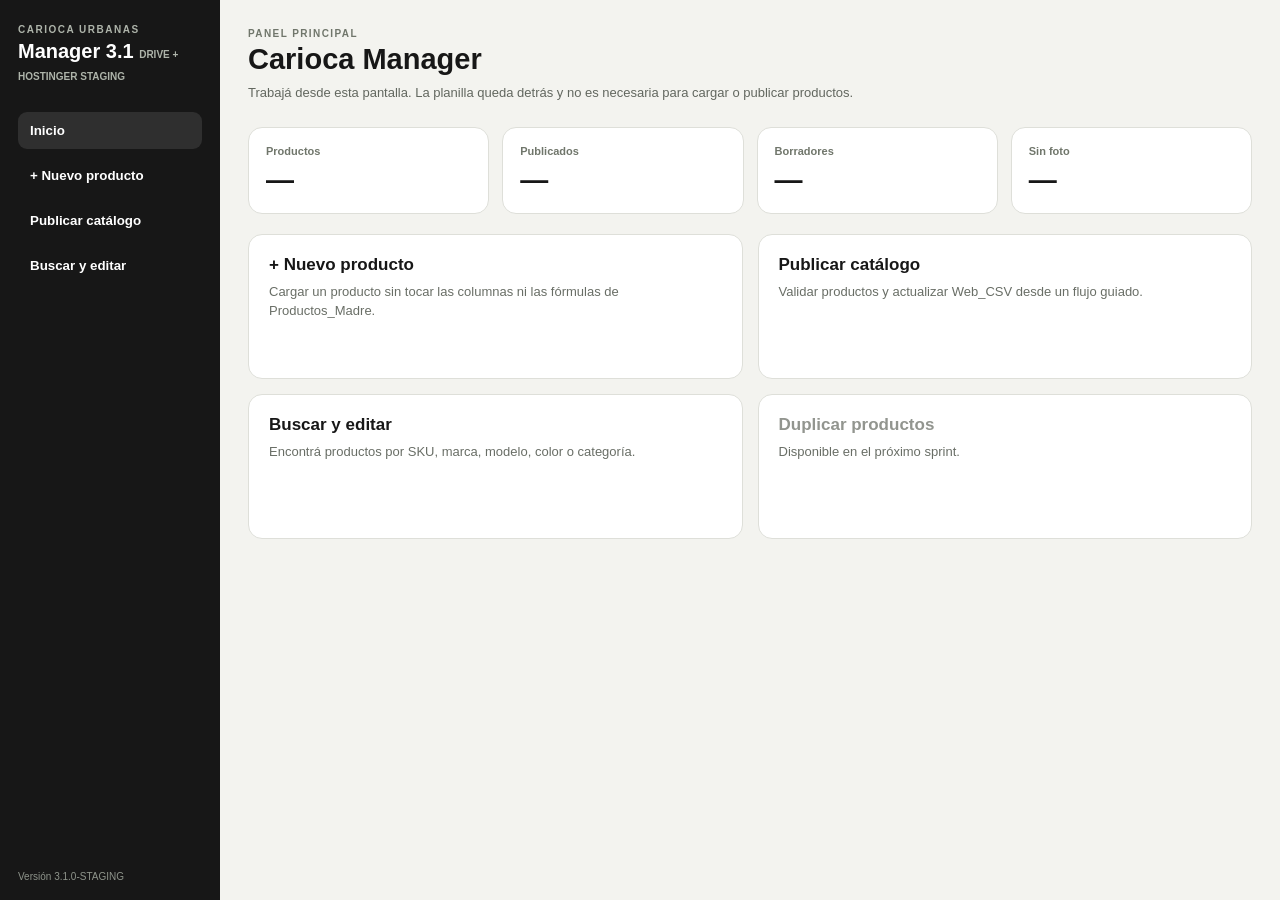
<file: apps-script/CariocaManagerWeb_3_1_STAGING.html>
<!DOCTYPE html>
<html lang="es">
<head>
  <base target="_top">
  <meta charset="UTF-8">
  <style>
    :root {
      --ink: #171717;
      --muted: #70766b;
      --line: #dedfd9;
      --soft: #f5f5f1;
      --success: #1f7a45;
      --danger: #b42318;
      --warning: #9a6700;
    }

    * { box-sizing: border-box; }

    body {
      margin: 0;
      color: var(--ink);
      background: #f3f3ef;
      font-family: Arial, Helvetica, sans-serif;
      font-size: 13px;
      overflow: auto;
    }

    .app {
      display: grid;
      grid-template-columns: 220px 1fr;
      min-height: 100vh;
    }

    aside {
      padding: 24px 18px;
      background: #171717;
      color: #fff;
    }

    .brand-small {
      margin: 0 0 5px;
      color: #aeb4aa;
      font-size: 10px;
      font-weight: 800;
      letter-spacing: 1.5px;
    }

    .brand {
      margin: 0 0 28px;
      font-size: 20px;
      line-height: 1.1;
    }

    nav button {
      width: 100%;
      margin-bottom: 8px;
      padding: 11px 12px;
      border: 0;
      border-radius: 9px;
      color: #fff;
      background: transparent;
      text-align: left;
      font-weight: 700;
      cursor: pointer;
    }

    nav button:hover,
    nav button.active {
      background: rgba(255,255,255,.1);
    }

    nav button:disabled {
      color: #777;
      cursor: default;
    }

    main {
      min-height: 100vh;
      overflow: auto;
      padding: 28px;
    }

    .view { display: none; }
    .view.active { display: block; }

    .top {
      display: flex;
      justify-content: space-between;
      gap: 20px;
      align-items: flex-start;
      margin-bottom: 24px;
    }

    .eyebrow {
      margin: 0 0 5px;
      color: var(--muted);
      font-size: 10px;
      font-weight: 800;
      letter-spacing: 1.4px;
      text-transform: uppercase;
    }

    h1 {
      margin: 0;
      font-size: 29px;
      line-height: 1.1;
    }

    .sub {
      max-width: 620px;
      margin: 8px 0 0;
      color: #62675f;
      line-height: 1.45;
    }

    .close {
      border: 1px solid var(--line);
      border-radius: 9px;
      padding: 9px 13px;
      background: #fff;
      cursor: pointer;
      font-weight: 700;
    }

    .kpis {
      display: grid;
      grid-template-columns: repeat(4, 1fr);
      gap: 13px;
      margin-bottom: 20px;
    }

    .card,
    .panel {
      border: 1px solid var(--line);
      border-radius: 14px;
      background: #fff;
    }

    .card { padding: 17px; }

    .card span {
      display: block;
      color: var(--muted);
      font-size: 11px;
      font-weight: 700;
    }

    .card strong {
      display: block;
      margin-top: 7px;
      font-size: 28px;
    }

    .actions-grid {
      display: grid;
      grid-template-columns: repeat(2, 1fr);
      gap: 15px;
    }

    .action-card {
      min-height: 145px;
      padding: 20px;
      border: 1px solid var(--line);
      border-radius: 14px;
      background: #fff;
      cursor: pointer;
    }

    .action-card:hover {
      border-color: #969c91;
      transform: translateY(-1px);
    }

    .action-card.disabled {
      color: #92958f;
      cursor: default;
    }

    .action-card h3 {
      margin: 0 0 8px;
      font-size: 17px;
    }

    .action-card p {
      margin: 0;
      color: #696e66;
      line-height: 1.45;
    }

    .form-grid {
      display: grid;
      grid-template-columns: 1fr 1fr;
      gap: 11px;
    }

    .full { grid-column: 1 / -1; }

    .panel {
      margin-bottom: 14px;
      padding: 17px;
    }

    .panel h2 {
      margin: 0 0 14px;
      font-size: 14px;
    }

    label {
      display: block;
      margin-bottom: 5px;
      color: #444;
      font-size: 11px;
      font-weight: 700;
    }

    input,
    select,
    textarea {
      width: 100%;
      min-height: 38px;
      border: 1px solid var(--line);
      border-radius: 9px;
      padding: 9px 10px;
      color: var(--ink);
      background: #fff;
      font: inherit;
      outline: none;
    }

    textarea {
      min-height: 70px;
      resize: vertical;
    }

    input:focus,
    select:focus,
    textarea:focus {
      border-color: var(--muted);
      box-shadow: 0 0 0 3px rgba(112,118,107,.12);
    }

    .checks {
      display: flex;
      flex-wrap: wrap;
      gap: 8px;
    }

    .check {
      display: inline-flex;
      align-items: center;
      gap: 6px;
      padding: 8px 10px;
      border: 1px solid var(--line);
      border-radius: 999px;
      background: var(--soft);
      font-weight: 700;
    }

    .check input {
      width: auto;
      min-height: auto;
      margin: 0;
    }

    .preview {
      display: none;
      width: 100%;
      max-height: 220px;
      margin-top: 10px;
      object-fit: contain;
      border-radius: 10px;
      background: var(--soft);
    }

    .image-upload-grid {
      display: grid;
      gap: 14px;
    }

    .image-slot {
      padding: 14px;
      border: 1px solid var(--line);
      border-radius: 12px;
      background: #fff;
    }

    .image-slot__header {
      display: flex;
      align-items: center;
      justify-content: space-between;
      gap: 12px;
      margin-bottom: 8px;
    }

    .image-slot__current {
      margin-top: 10px;
      color: var(--muted);
      font-size: 12px;
    }

    .image-slot__preview {
      display: none;
      width: 100%;
      max-height: 220px;
      margin-top: 10px;
      object-fit: contain;
      border-radius: 10px;
      background: var(--soft);
    }

    .image-slot__delete {
      display: none;
      margin-top: 10px;
    }

    .image-help {
      margin: 0 0 12px;
      color: var(--muted);
      font-size: 12px;
      line-height: 1.5;
    }

    .form-actions {
      display: flex;
      justify-content: flex-end;
      gap: 10px;
      position: sticky;
      bottom: -28px;
      margin: 20px -28px -28px;
      padding: 15px 28px;
      border-top: 1px solid var(--line);
      background: rgba(243,243,239,.96);
    }

    .button {
      min-width: 150px;
      min-height: 43px;
      border: 0;
      border-radius: 10px;
      padding: 10px 16px;
      background: #171717;
      color: #fff;
      font-weight: 800;
      cursor: pointer;
    }

    .button.secondary {
      border: 1px solid var(--line);
      background: #fff;
      color: #171717;
    }

    .button:disabled {
      opacity: .55;
      cursor: wait;
    }

    .message {
      display: none;
      margin-bottom: 14px;
      padding: 12px 14px;
      border-radius: 10px;
      white-space: pre-line;
      line-height: 1.45;
    }

    .message.success {
      display: block;
      color: var(--success);
      background: #edf8f1;
    }

    .message.error {
      display: block;
      color: var(--danger);
      background: #fff0ee;
    }

    .message.warning {
      display: block;
      color: var(--warning);
      background: #fff8e6;
    }

    .publish-panel {
      max-width: 720px;
    }

    .publish-actions {
      display: flex;
      gap: 10px;
      margin-top: 18px;
    }



    .search-toolbar {
      display: grid;
      grid-template-columns: 1fr auto;
      gap: 10px;
      margin-bottom: 16px;
    }

    .search-results {
      display: grid;
      gap: 10px;
    }

    .product-row {
      display: grid;
      grid-template-columns: 68px 1.4fr 1fr 1fr auto;
      gap: 14px;
      align-items: center;
      padding: 12px;
      border: 1px solid var(--line);
      border-radius: 12px;
      background: #fff;
    }

    .product-thumb {
      width: 68px;
      height: 68px;
      border-radius: 10px;
      object-fit: cover;
      background: var(--soft);
    }

    .product-main strong {
      display: block;
      margin-bottom: 4px;
      font-size: 14px;
    }

    .product-meta {
      color: #6d726a;
      font-size: 11px;
      line-height: 1.45;
    }

    .status-pill {
      display: inline-block;
      padding: 5px 8px;
      border-radius: 999px;
      background: var(--soft);
      font-size: 10px;
      font-weight: 800;
    }

    .empty-state {
      padding: 30px;
      border: 1px dashed var(--line);
      border-radius: 14px;
      color: #777c74;
      background: #fff;
      text-align: center;
    }

    .editing-banner {
      display: none;
      margin-bottom: 14px;
      padding: 12px 14px;
      border-radius: 10px;
      color: #7a5200;
      background: #fff5d7;
      font-weight: 700;
    }

    .editing-banner.active {
      display: block;
    }

    @media (max-width: 900px) {
      .product-row {
        grid-template-columns: 56px 1fr auto;
      }

      .product-row .optional-column {
        display: none;
      }
    }

    .operation-overlay {
      position: fixed;
      inset: 0;
      z-index: 9999;
      display: none;
      align-items: center;
      justify-content: center;
      padding: 24px;
      background: rgba(23, 23, 23, .72);
      backdrop-filter: blur(5px);
    }

    .operation-overlay.active {
      display: flex;
    }

    .operation-card {
      width: min(420px, 100%);
      padding: 30px;
      border-radius: 18px;
      background: #fff;
      text-align: center;
      box-shadow: 0 22px 70px rgba(0, 0, 0, .24);
    }

    .spinner {
      width: 42px;
      height: 42px;
      margin: 0 auto 18px;
      border: 4px solid #e4e5df;
      border-top-color: #171717;
      border-radius: 50%;
      animation: spin .85s linear infinite;
    }

    .operation-card h3 {
      margin: 0 0 8px;
      font-size: 20px;
    }

    .operation-card p {
      margin: 0;
      color: #676c64;
      line-height: 1.45;
    }

    .operation-elapsed {
      display: block;
      margin-top: 13px;
      color: #8b9088;
      font-size: 11px;
      font-weight: 700;
    }

    @keyframes spin {
      to { transform: rotate(360deg); }
    }

    @media (max-width: 850px) {
      .app { grid-template-columns: 180px 1fr; }
      .kpis { grid-template-columns: repeat(2, 1fr); }
    }


    @media (max-width: 700px) {
      body { overflow: auto; }
      .app { display: block; min-height: 100vh; }
      aside { padding: 16px; }
      .brand { margin-bottom: 14px; }
      nav { display: flex; gap: 7px; overflow-x: auto; }
      nav button { width: auto; min-width: max-content; margin: 0; }
      nav button:disabled { display: none; }
      main { min-height: auto; height: auto; padding: 18px; }
      .kpis { grid-template-columns: repeat(2, 1fr); }
      .actions-grid, .form-grid { grid-template-columns: 1fr; }
      .full { grid-column: 1; }
      .top { display: block; }
      .form-actions { bottom: 0; margin: 18px -18px -18px; padding: 12px 18px; }
      .publish-actions { flex-direction: column; }
      .button { width: 100%; }
    }

  </style>
</head>

<body>
  <div class="app">
    <aside>
      <p class="brand-small">CARIOCA URBANAS</p>
      <h2 class="brand">Manager 3.1 <small style="font-size:10px;color:#aeb4aa;">DRIVE + HOSTINGER STAGING</small></h2>

      <nav>
        <button id="nav-home" class="active" onclick="showView('home')">
          Inicio
        </button>
        <button id="nav-new" onclick="showView('new')">
          + Nuevo producto
        </button>
        <button id="nav-publish" onclick="showView('publish')">
          Publicar catálogo
        </button>
        <button id="nav-search" onclick="showView('search'); runSearch();">
          Buscar y editar
        </button>
      </nav>
      <div style="position:absolute;bottom:18px;left:18px;font-size:10px;color:#8e948b;">
        Versión <span id="appVersion">3.1.0-STAGING</span>
      </div>
    </aside>

    <main>
      <section id="view-home" class="view active">
        <div class="top">
          <div>
            <p class="eyebrow">Panel principal</p>
            <h1>Carioca Manager</h1>
            <p class="sub">
              Trabajá desde esta pantalla. La planilla queda detrás y no es
              necesaria para cargar o publicar productos.
            </p>
          </div>
        </div>

        <div class="kpis">
          <div class="card">
            <span>Productos</span>
            <strong id="kpi-total">—</strong>
          </div>
          <div class="card">
            <span>Publicados</span>
            <strong id="kpi-published">—</strong>
          </div>
          <div class="card">
            <span>Borradores</span>
            <strong id="kpi-drafts">—</strong>
          </div>
          <div class="card">
            <span>Sin foto</span>
            <strong id="kpi-no-photo">—</strong>
          </div>
        </div>

        <div class="actions-grid">
          <article class="action-card" onclick="showView('new')">
            <h3>+ Nuevo producto</h3>
            <p>
              Cargar un producto sin tocar las columnas ni las fórmulas de
              Productos_Madre.
            </p>
          </article>

          <article class="action-card" onclick="showView('publish')">
            <h3>Publicar catálogo</h3>
            <p>
              Validar productos y actualizar Web_CSV desde un flujo guiado.
            </p>
          </article>

          <article class="action-card" onclick="showView('search'); runSearch();">
            <h3>Buscar y editar</h3>
            <p>Encontrá productos por SKU, marca, modelo, color o categoría.</p>
          </article>

          <article class="action-card disabled">
            <h3>Duplicar productos</h3>
            <p>Disponible en el próximo sprint.</p>
          </article>
        </div>
      </section>

      <section id="view-new" class="view">
        <div class="top">
          <div>
            <p id="formEyebrow" class="eyebrow">Carga segura</p>
            <h1 id="formTitle">Nuevo producto</h1>
            <p class="sub">
              El Core genera automáticamente SKU, orden, fecha, precios,
              ganancias, WhatsApp, SEO y slug.
            </p>
          </div>
        </div>

        <div id="editingBanner" class="editing-banner"></div>
        <div id="form-message" class="message"></div>

        <form id="productForm">
          <input type="hidden" id="sku_edicion" name="sku" value="">
          <div class="panel">
            <h2>Identificación</h2>
            <div class="form-grid">
              <div>
                <label for="marca">Marca *</label>
                <input id="marca" name="marca" list="marcasList" required>
                <datalist id="marcasList"></datalist>
              </div>

              <div>
                <label for="modelo">Modelo *</label>
                <input id="modelo" name="modelo" required>
              </div>

              <div class="full">
                <label for="color">Color *</label>
                <input id="color" name="color" required>
              </div>

              <div>
                <label for="categoria">Categoría *</label>
                <input id="categoria" name="categoria" list="categoriasList" required>
                <datalist id="categoriasList"></datalist>
              </div>

              <div>
                <label for="genero">Género</label>
                <select id="genero" name="genero"></select>
              </div>
            </div>
          </div>

          <div class="panel">
            <h2>Clasificación</h2>
            <div class="form-grid">
              <div>
                <label for="linea">Línea</label>
                <input id="linea" name="linea" list="lineasList">
                <datalist id="lineasList"></datalist>
              </div>

              <div>
                <label for="coleccion">Colección</label>
                <input id="coleccion" name="coleccion" list="coleccionesList">
                <datalist id="coleccionesList"></datalist>
              </div>

              <div>
                <label for="material">Material</label>
                <input id="material" name="material" list="materialesList">
                <datalist id="materialesList"></datalist>
              </div>

              <div>
                <label for="origen">Origen</label>
                <input id="origen" name="origen" list="origenesList" value="Brasil">
                <datalist id="origenesList"></datalist>
              </div>
            </div>
          </div>

          <div class="panel">
            <h2>Stock y talles</h2>
            <div class="form-grid">
              <div class="full">
                <label for="talles">Talles</label>
                <input id="talles" name="talles" placeholder="Ej.: 35, 36, 37, 38, 39">
              </div>

              <div>
                <label for="estado_stock">Estado de stock</label>
                <select id="estado_stock" name="estado_stock"></select>
              </div>

              <div>
                <label for="stock_visible">Stock visible</label>
                <input id="stock_visible" name="stock_visible" placeholder="Ej.: 12 pares">
              </div>
            </div>
          </div>

          <div class="panel">
            <h2>Costos</h2>
            <div class="form-grid">
              <div>
                <label for="costo_producto">Costo del producto *</label>
                <input id="costo_producto" name="costo_producto" inputmode="decimal" required>
              </div>

              <div>
                <label for="flete_unitario">Flete unitario</label>
                <input id="flete_unitario" name="flete_unitario" inputmode="decimal" placeholder="Vacío = Config">
              </div>

              <div>
                <label for="otros_costos">Otros costos</label>
                <input id="otros_costos" name="otros_costos" inputmode="decimal" placeholder="Vacío = Config">
              </div>

              <div>
                <label for="ganancia_excepcion">Ganancia especial (%)</label>
                <input
               id="ganancia_excepcion"
               name="ganancia_excepcion"
               inputmode="decimal"
               placeholder="Vacío = usa 50% general"
                >
              </div>
            </div>
          </div>
          
          <div class="panel">
            <h2>Imágenes · Google Drive</h2>
            <p class="image-help">
              Elegí archivos JPG, PNG, WEBP o AVIF. El original se guarda en Drive
              y la copia pública se sincroniza con Hostinger. Máximo 15 MB por imagen.
            </p>

            <div class="image-upload-grid">
              <div class="image-slot" data-image-slot="1">
                <div class="image-slot__header">
                  <label for="foto_1_archivo">Foto principal *</label>
                  <span>Slot 1</span>
                </div>
                <input id="foto_1_archivo" name="foto_1_archivo" type="file" accept="image/jpeg,image/png,image/webp,image/avif">
                <div id="foto_1_actual" class="image-slot__current">Sin imagen cargada</div>
                <img id="preview_1" class="image-slot__preview" alt="Vista previa foto principal">
                <label id="delete_wrap_1" class="check image-slot__delete">
                  <input type="checkbox" name="eliminar_foto_1"> Eliminar foto actual
                </label>
              </div>

              <div class="image-slot" data-image-slot="2">
                <div class="image-slot__header"><label for="foto_2_archivo">Foto 2</label><span>Slot 2</span></div>
                <input id="foto_2_archivo" name="foto_2_archivo" type="file" accept="image/jpeg,image/png,image/webp,image/avif">
                <div id="foto_2_actual" class="image-slot__current">Sin imagen cargada</div>
                <img id="preview_2" class="image-slot__preview" alt="Vista previa foto 2">
                <label id="delete_wrap_2" class="check image-slot__delete"><input type="checkbox" name="eliminar_foto_2"> Eliminar foto actual</label>
              </div>

              <div class="image-slot" data-image-slot="3">
                <div class="image-slot__header"><label for="foto_3_archivo">Foto 3</label><span>Slot 3</span></div>
                <input id="foto_3_archivo" name="foto_3_archivo" type="file" accept="image/jpeg,image/png,image/webp,image/avif">
                <div id="foto_3_actual" class="image-slot__current">Sin imagen cargada</div>
                <img id="preview_3" class="image-slot__preview" alt="Vista previa foto 3">
                <label id="delete_wrap_3" class="check image-slot__delete"><input type="checkbox" name="eliminar_foto_3"> Eliminar foto actual</label>
              </div>

              <div class="image-slot" data-image-slot="4">
                <div class="image-slot__header"><label for="foto_4_archivo">Foto 4</label><span>Slot 4</span></div>
                <input id="foto_4_archivo" name="foto_4_archivo" type="file" accept="image/jpeg,image/png,image/webp,image/avif">
                <div id="foto_4_actual" class="image-slot__current">Sin imagen cargada</div>
                <img id="preview_4" class="image-slot__preview" alt="Vista previa foto 4">
                <label id="delete_wrap_4" class="check image-slot__delete"><input type="checkbox" name="eliminar_foto_4"> Eliminar foto actual</label>
              </div>

              <div class="image-slot" data-image-slot="5">
                <div class="image-slot__header"><label for="foto_5_archivo">Foto 5</label><span>Slot 5</span></div>
                <input id="foto_5_archivo" name="foto_5_archivo" type="file" accept="image/jpeg,image/png,image/webp,image/avif">
                <div id="foto_5_actual" class="image-slot__current">Sin imagen cargada</div>
                <img id="preview_5" class="image-slot__preview" alt="Vista previa foto 5">
                <label id="delete_wrap_5" class="check image-slot__delete"><input type="checkbox" name="eliminar_foto_5"> Eliminar foto actual</label>
              </div>
            </div>
          </div>

          <div class="panel">
            <h2>Contenido y publicación</h2>
            <div class="form-grid">
              <div class="full">
                <label>Descripción corta</label>
                <textarea name="descripcion_corta"></textarea>
              </div>

              <div class="full">
                <label>Notas internas</label>
                <textarea name="notas_internas"></textarea>
              </div>

              <div class="full">
                <label>Estado inicial</label>
                <select name="estado_publicacion" id="estado_publicacion">
                  <option value="Borrador" selected>Borrador</option>
                  <option value="Publicado">Publicado</option>
                </select>
              </div>

              <div class="full checks">
                <label class="check"><input type="checkbox" name="activo" checked> Activo</label>
                <label class="check"><input type="checkbox" name="nuevo"> Nuevo</label>
                <label class="check"><input type="checkbox" name="destacado"> Destacado</label>
                <label class="check"><input type="checkbox" name="oferta"> Oferta</label>
              </div>
            </div>
          </div>

          <div class="form-actions">
            <button type="button" class="button secondary" onclick="cancelProductForm()">
              Cancelar
            </button>
            <button id="saveButton" type="submit" class="button">
              Guardar producto
            </button>
          </div>
        </form>
      </section>


      <section id="view-search" class="view">
        <div class="top">
          <div>
            <p class="eyebrow">Catálogo</p>
            <h1>Buscar y editar productos</h1>
            <p class="sub">
              Buscá por SKU, marca, modelo, color, categoría o estado.
            </p>
          </div>
        </div>

        <div class="panel">
          <div class="search-toolbar">
            <input
              id="searchInput"
              type="search"
              placeholder="Ej.: CU-000025, Adidas, Gazelle, verde..."
              onkeydown="if(event.key === 'Enter'){ event.preventDefault(); runSearch(); }"
            >
            <button class="button" type="button" onclick="runSearch()">
              Buscar
            </button>
          </div>

          <div id="search-message" class="message"></div>
          <div id="search-results" class="search-results">
            <div class="empty-state">Ingresá una búsqueda o mostrá todo el catálogo.</div>
          </div>
        </div>
      </section>

      <section id="view-publish" class="view">
        <div class="top">
          <div>
            <p class="eyebrow">Flujo guiado</p>
            <h1>Publicar catálogo</h1>
            <p class="sub">
              Primero validá. Publicá únicamente cuando el resultado sea correcto.
            </p>
          </div>
        </div>

        <div class="panel publish-panel">
          <div id="publish-message" class="message warning">
            Todavía no se realizó la validación.
          </div>

          <div class="publish-actions">
            <button id="validateButton" class="button secondary" onclick="validateCatalog()">
              1. Validar catálogo
            </button>

            <button id="publishButton" class="button" onclick="publishCatalog()" disabled>
              2. Publicar catálogo
            </button>
          </div>
        </div>
      </section>
    </main>
  </div>


  <div id="operationOverlay" class="operation-overlay" aria-live="polite">
    <div class="operation-card">
      <div class="spinner"></div>
      <h3 id="operationTitle">Procesando…</h3>
      <p id="operationText">
        Carioca Manager está trabajando. No cierres esta pestaña.
      </p>
      <span id="operationElapsed" class="operation-elapsed">0 segundos</span>
    </div>
  </div>

  <script>
    const form = document.getElementById("productForm");
    const saveButton = document.getElementById("saveButton");
    const IMAGE_SLOTS = [1, 2, 3, 4, 5];
    let catalogValidated = false;
    let editingSku = "";
    let operationStartedAt = 0;
    let operationTimer = null;

    window.addEventListener("error", event => {
      try {
        showMessage(
          "form-message",
          `Error de interfaz: ${event.message || "Error inesperado"}`,
          "error"
        );
      } catch (_) {}
    });

    google.script.run
      .withSuccessHandler(data => {
        initializeApp(data);
        if (data && data.version) {
          const versionEl = document.getElementById("appVersion");
          if (versionEl) versionEl.textContent = data.version;
        }
      })
      .withFailureHandler(showFatalError)
      .obtenerDatosInicialesManager31();

    form.addEventListener("submit", event => {
      event.preventDefault();

      const confirmation = editingSku
        ? `¿Confirmás los cambios del producto ${editingSku}?`
        : "¿Deseás guardar este producto como está cargado?";

      if (!confirm(confirmation)) return;

      setButtonLoading(saveButton, true, "Guardando…");
      clearMessage("form-message");

      form.elements.sku.value = editingSku;

      if (!editingSku && !form.elements.foto_1_archivo.files.length) {
        showMessage("form-message", "La foto principal es obligatoria.", "error");
        setButtonLoading(saveButton, false, "Guardar producto");
        return;
      }

      const runner = google.script.run        .withSuccessHandler(handleSaved)
        .withFailureHandler(error => {
          showMessage("form-message", error, "error");
          setButtonLoading(
            saveButton,
            false,
            editingSku ? "Guardar cambios" : "Guardar producto"
          );
        });

      if (editingSku) {
        runner.actualizarProductoDesdeManager31(form);
      } else {
        runner.guardarProductoDesdeManager31(form);
      }
    });

    IMAGE_SLOTS.forEach(slot => {
      const input = document.getElementById(`foto_${slot}_archivo`);
      const preview = document.getElementById(`preview_${slot}`);
      const deleteCheckbox = form.elements[`eliminar_foto_${slot}`];

      input.addEventListener("change", () => {
        const file = input.files && input.files[0];

        if (!file) {
          return;
        }

        if (file.size > 15 * 1024 * 1024) {
          input.value = "";
          showMessage(
            "form-message",
            `La foto ${slot} supera el máximo de 15 MB.`,
            "error"
          );
          return;
        }

        deleteCheckbox.checked = false;
        preview.src = URL.createObjectURL(file);
        preview.style.display = "block";
        document.getElementById(`foto_${slot}_actual`).textContent =
          `Nueva imagen: ${file.name}`;
      });

      preview.addEventListener("error", () => {
        preview.style.display = "none";
      });
    });

    function initializeApp(data) {
      initializeLists(data.listas);
      updateKpis(data.resumen);
    }

    function showView(name) {
      document.querySelectorAll(".view").forEach(view => {
        view.classList.remove("active");
      });

      document.querySelectorAll("nav button").forEach(button => {
        button.classList.remove("active");
      });

      document.getElementById(`view-${name}`).classList.add("active");

      const nav = document.getElementById(`nav-${name}`);
      if (nav) nav.classList.add("active");
    }

    function initializeLists(data) {
      fillDatalist("marcasList", data.marcas);
      fillDatalist("categoriasList", data.categorias);
      fillDatalist("lineasList", data.lineas);
      fillDatalist("coleccionesList", data.colecciones);
      fillDatalist("materialesList", data.materiales);
      fillDatalist("origenesList", data.origenes);
      fillSelect("genero", data.generos, "Seleccionar");
      fillSelect("estado_stock", data.estadosStock, "Seleccionar");
    }

    function fillDatalist(id, values) {
      document.getElementById(id).innerHTML = (values || [])
        .map(value => `<option value="${escapeHtml(value)}"></option>`)
        .join("");
    }

    function fillSelect(id, values, firstLabel) {
      document.getElementById(id).innerHTML = [
        `<option value="">${escapeHtml(firstLabel)}</option>`,
        ...(values || []).map(
          value => `<option value="${escapeHtml(value)}">${escapeHtml(value)}</option>`
        )
      ].join("");
    }

    function handleSaved(result) {
      updateKpis(result.resumen);

      showMessage(
        "form-message",
        editingSku
          ? `Producto actualizado correctamente.\nSKU: ${result.sku}\nFila: ${result.row}\nEstado: ${result.status}`
          : `Producto guardado correctamente.\nSKU: ${result.sku}\nFila: ${result.row}\nEstado: ${result.status}`,
        "success"
      );

      resetProductForm();
      setButtonLoading(saveButton, false, "Guardar producto");
      window.scrollTo({ top: 0, behavior: "smooth" });
    }

    function runSearch() {
      const query = document.getElementById("searchInput").value.trim();
      const results = document.getElementById("search-results");

      results.innerHTML = '<div class="empty-state">Buscando productos…</div>';
      clearMessage("search-message");

      google.script.run
        .withSuccessHandler(renderSearchResults)
        .withFailureHandler(error => {
          showMessage("search-message", error, "error");
          results.innerHTML = "";
        })
        .buscarProductosManager(query);
    }

    function renderSearchResults(result) {
      const container = document.getElementById("search-results");
      const products = result.products || [];

      if (!products.length) {
        container.innerHTML =
          '<div class="empty-state">No se encontraron productos.</div>';
        return;
      }

      container.innerHTML = products.map(product => `
        <article class="product-row">
          ${
            product.foto_1
              ? `<img class="product-thumb" src="${escapeHtml(product.foto_1)}" alt="">`
              : '<div class="product-thumb"></div>'
          }

          <div class="product-main">
            <strong>${escapeHtml(product.marca)} ${escapeHtml(product.modelo)}</strong>
            <div class="product-meta">
              ${escapeHtml(product.sku)} · ${escapeHtml(product.color)}
            </div>
          </div>

          <div class="optional-column">
            <span class="status-pill">${escapeHtml(product.estado_publicacion || "Sin estado")}</span>
            <div class="product-meta">${escapeHtml(product.categoria)}</div>
          </div>

          <div class="optional-column product-meta">
            ${escapeHtml(product.stock_visible || "")}
            ${
              product.precio_transferencia
                ? `<br>$ ${escapeHtml(product.precio_transferencia)}`
                : ""
            }
          </div>

          <button
            class="button secondary"
            type="button"
            onclick="openProductForEdit('${escapeJs(product.sku)}')"
          >
            Editar
          </button>
        </article>
      `).join("");
    }

    function openProductForEdit(sku) {
      showOperation(
        "Abriendo producto",
        "Estamos recuperando los datos del catálogo."
      );

      google.script.run
        .withSuccessHandler(product => {
          hideOperation();
          populateProductForm(product);
          showView("new");
          window.scrollTo({ top: 0, behavior: "smooth" });
        })
        .withFailureHandler(error => {
          hideOperation();
          showMessage("search-message", error, "error");
        })
        .obtenerProductoParaEditarManager(sku);
    }

    function populateProductForm(product) {
      resetProductForm();
      editingSku = product.sku;

      Object.entries(product).forEach(([name, value]) => {
        const field = form.elements[name];
        if (!field) return;

        if (field.type === "checkbox") {
          field.checked = String(value).toUpperCase() === "SI";
        } else {
          field.value = value ?? "";
        }
      });

      document.getElementById("formEyebrow").textContent = "Edición segura";
      document.getElementById("formTitle").textContent =
        `Editar ${product.sku}`;

      const banner = document.getElementById("editingBanner");
      banner.textContent =
        `Estás editando ${product.marca} ${product.modelo} ${product.color}. El SKU no se modificará.`;
      banner.classList.add("active");

      saveButton.textContent = "Guardar cambios";

      form.elements.foto_1_archivo.required = false;
      renderCurrentImages(product);
    }

    function renderCurrentImages(product) {
      IMAGE_SLOTS.forEach(slot => {
        const url = product[`foto_${slot}`] || "";
        const current = document.getElementById(`foto_${slot}_actual`);
        const preview = document.getElementById(`preview_${slot}`);
        const deleteWrap = document.getElementById(`delete_wrap_${slot}`);
        const deleteCheckbox = form.elements[`eliminar_foto_${slot}`];

        deleteCheckbox.checked = false;

        if (url) {
          current.textContent = "Imagen actual cargada";
          preview.src = url;
          preview.style.display = "block";
          deleteWrap.style.display = "inline-flex";
        } else {
          current.textContent = "Sin imagen cargada";
          preview.style.display = "none";
          preview.removeAttribute("src");
          deleteWrap.style.display = "none";
        }
      });
    }

    function resetImageSlots() {
      IMAGE_SLOTS.forEach(slot => {
        const input = document.getElementById(`foto_${slot}_archivo`);
        const current = document.getElementById(`foto_${slot}_actual`);
        const preview = document.getElementById(`preview_${slot}`);
        const deleteWrap = document.getElementById(`delete_wrap_${slot}`);
        const deleteCheckbox = form.elements[`eliminar_foto_${slot}`];

        if (input) input.value = "";
        if (deleteCheckbox) deleteCheckbox.checked = false;
        current.textContent = "Sin imagen cargada";
        preview.style.display = "none";
        preview.removeAttribute("src");
        deleteWrap.style.display = "none";
      });
    }

    function resetProductForm() {
      form.reset();
      editingSku = "";

      document.getElementById("origen").value = "Brasil";
      document.getElementById("estado_publicacion").value = "Borrador";
      form.elements.activo.checked = true;

      document.getElementById("formEyebrow").textContent = "Carga segura";
      document.getElementById("formTitle").textContent = "Nuevo producto";

      const banner = document.getElementById("editingBanner");
      banner.textContent = "";
      banner.classList.remove("active");

      form.elements.sku.value = "";
      form.elements.foto_1_archivo.required = true;
      resetImageSlots();
      saveButton.textContent = "Guardar producto";
    }

    function cancelProductForm() {
      resetProductForm();
      clearMessage("form-message");
      showView("home");
    }

    function escapeJs(value) {
      return String(value ?? "")
        .replace(/\\/g, "\\\\")
        .replace(/'/g, "\\'");
    }

    function validateCatalog() {
      const button = document.getElementById("validateButton");
      const publishButton = document.getElementById("publishButton");

      catalogValidated = false;
      publishButton.disabled = true;
      setButtonLoading(button, true, "Validando…");
      showOperation(
        "Validando catálogo",
        "Estamos completando fórmulas y revisando cada producto."
      );

      google.script.run
        .withSuccessHandler(result => {
          try {
            const type = result.errors ? "error" : "success";
            showMessage(
              "publish-message",
              `${result.message}\n\nTiempo de validación: ${result.seconds} segundos.`,
              type
            );

            catalogValidated = result.errors === 0 && result.valid > 0;
            publishButton.disabled = !catalogValidated;
          } catch (error) {
            showMessage("publish-message", error, "error");
          } finally {
            hideOperation();
            setButtonLoading(button, false, "1. Validar catálogo");
          }
        })
        .withFailureHandler(error => {
          hideOperation();
          showMessage("publish-message", error, "error");
          setButtonLoading(button, false, "1. Validar catálogo");
        })
        .validarCatalogoDesdeManager31();
    }

    function publishCatalog() {
      if (!catalogValidated) return;

      if (!confirm(
        "La validación fue correcta.\n\n¿Confirmás la publicación del catálogo?"
      )) return;

      const validateButton = document.getElementById("validateButton");
      const publishButton = document.getElementById("publishButton");

      validateButton.disabled = true;
      setButtonLoading(publishButton, true, "Publicando…");
      showOperation(
        "Publicando catálogo",
        "Estamos actualizando Web_CSV y el catálogo de staging en Hostinger."
      );

      google.script.run
        .withSuccessHandler(result => {
          try {
            const hostingerOk = result.hostinger && result.hostinger.ok === true;
            const publishedCount = Number(result.published || 0);
            const hostingerDetail = result.hostinger && (
              result.hostinger.message ||
              result.hostinger.error ||
              result.hostinger.status
            );
            showMessage(
              "publish-message",
              `${hostingerOk ? "Publicación completada." : "Atención: publicación parcial. Verificá Hostinger antes de continuar."}\\n` +
              `Productos publicados en Web_CSV: ${publishedCount}\\n` +
              `Omitidos: ${result.omitted}\\n` +
              `Tiempo de publicación: ${result.seconds} segundos.\\n` +
              `Hostinger: ${hostingerOk ? "OK" : "NO CONFIRMADO"}\\n` +
              (hostingerDetail ? `Detalle: ${hostingerDetail}\\n` : "") +
              `Versión: ${result.version || "3.1.0-STAGING"}`,
              hostingerOk ? "success" : "warning"
            );

            catalogValidated = false;
                  refreshSummary();
          } catch (error) {
            showMessage(
              "publish-message",
              `La publicación terminó, pero hubo un problema al actualizar la pantalla:\n${error.message || error}`,
              "warning"
            );
          } finally {
            hideOperation();
            setButtonLoading(publishButton, false, "2. Publicar catálogo");
            publishButton.disabled = true;
            validateButton.disabled = false;
          }
        })
        .withFailureHandler(error => {
          hideOperation();
          showMessage("publish-message", error, "error");
          setButtonLoading(publishButton, false, "2. Publicar catálogo");
          publishButton.disabled = true;
          validateButton.disabled = false;
          catalogValidated = false;
            })
        .publicarCatalogoDesdeManager31();
    }

    function refreshSummary() {
      google.script.run
        .withSuccessHandler(data => {
          if (data && data.resumen) updateKpis(data.resumen);
        })
        .withFailureHandler(() => {})
        .obtenerDatosInicialesManager31();
    }

    function showOperation(title, text) {
      const overlay = document.getElementById("operationOverlay");
      document.getElementById("operationTitle").textContent = title;
      document.getElementById("operationText").textContent = text;

      operationStartedAt = Date.now();
      updateElapsed();
      clearInterval(operationTimer);
      operationTimer = setInterval(updateElapsed, 1000);
      overlay.classList.add("active");
    }

    function hideOperation() {
      document.getElementById("operationOverlay").classList.remove("active");
      clearInterval(operationTimer);
      operationTimer = null;
    }

    function updateElapsed() {
      const seconds = Math.max(
        0,
        Math.floor((Date.now() - operationStartedAt) / 1000)
      );

      document.getElementById("operationElapsed").textContent =
        seconds === 1 ? "1 segundo" : `${seconds} segundos`;
    }

    function updateKpis(data) {
      document.getElementById("kpi-total").textContent = data.total;
      document.getElementById("kpi-published").textContent = data.publicados;
      document.getElementById("kpi-drafts").textContent = data.borradores;
      document.getElementById("kpi-no-photo").textContent = data.sinFoto;
    }

    function showMessage(id, value, type) {
      const element = document.getElementById(id);
      element.className = `message ${type}`;
      element.textContent = value && value.message
        ? value.message
        : String(value || "Ocurrió un error.");
    }

    function clearMessage(id) {
      const element = document.getElementById(id);
      element.className = "message";
      element.textContent = "";
    }

    function setButtonLoading(button, loading, label) {
      button.disabled = loading;
      button.textContent = label;
    }



    function showFatalError(error) {
      document.body.innerHTML = `
        <div style="max-width:720px;margin:70px auto;padding:28px;font-family:Arial,sans-serif;">
          <p style="font-size:11px;font-weight:800;letter-spacing:1.4px;color:#70766b;">CARIOCA MANAGER</p>
          <h1 style="font-size:30px;margin:0 0 12px;">No se pudo conectar con la base</h1>
          <p style="line-height:1.55;color:#5f645d;white-space:pre-line;">${escapeHtml(error && error.message ? error.message : String(error))}</p>
        </div>`;
    }

    function escapeHtml(value) {
      return String(value ?? "").replace(/[&<>'"]/g, char => ({
        "&": "&amp;",
        "<": "&lt;",
        ">": "&gt;",
        "'": "&#39;",
        '"': "&quot;"
      })[char]);
    }
  </script>
</body>
</html>
</file>
